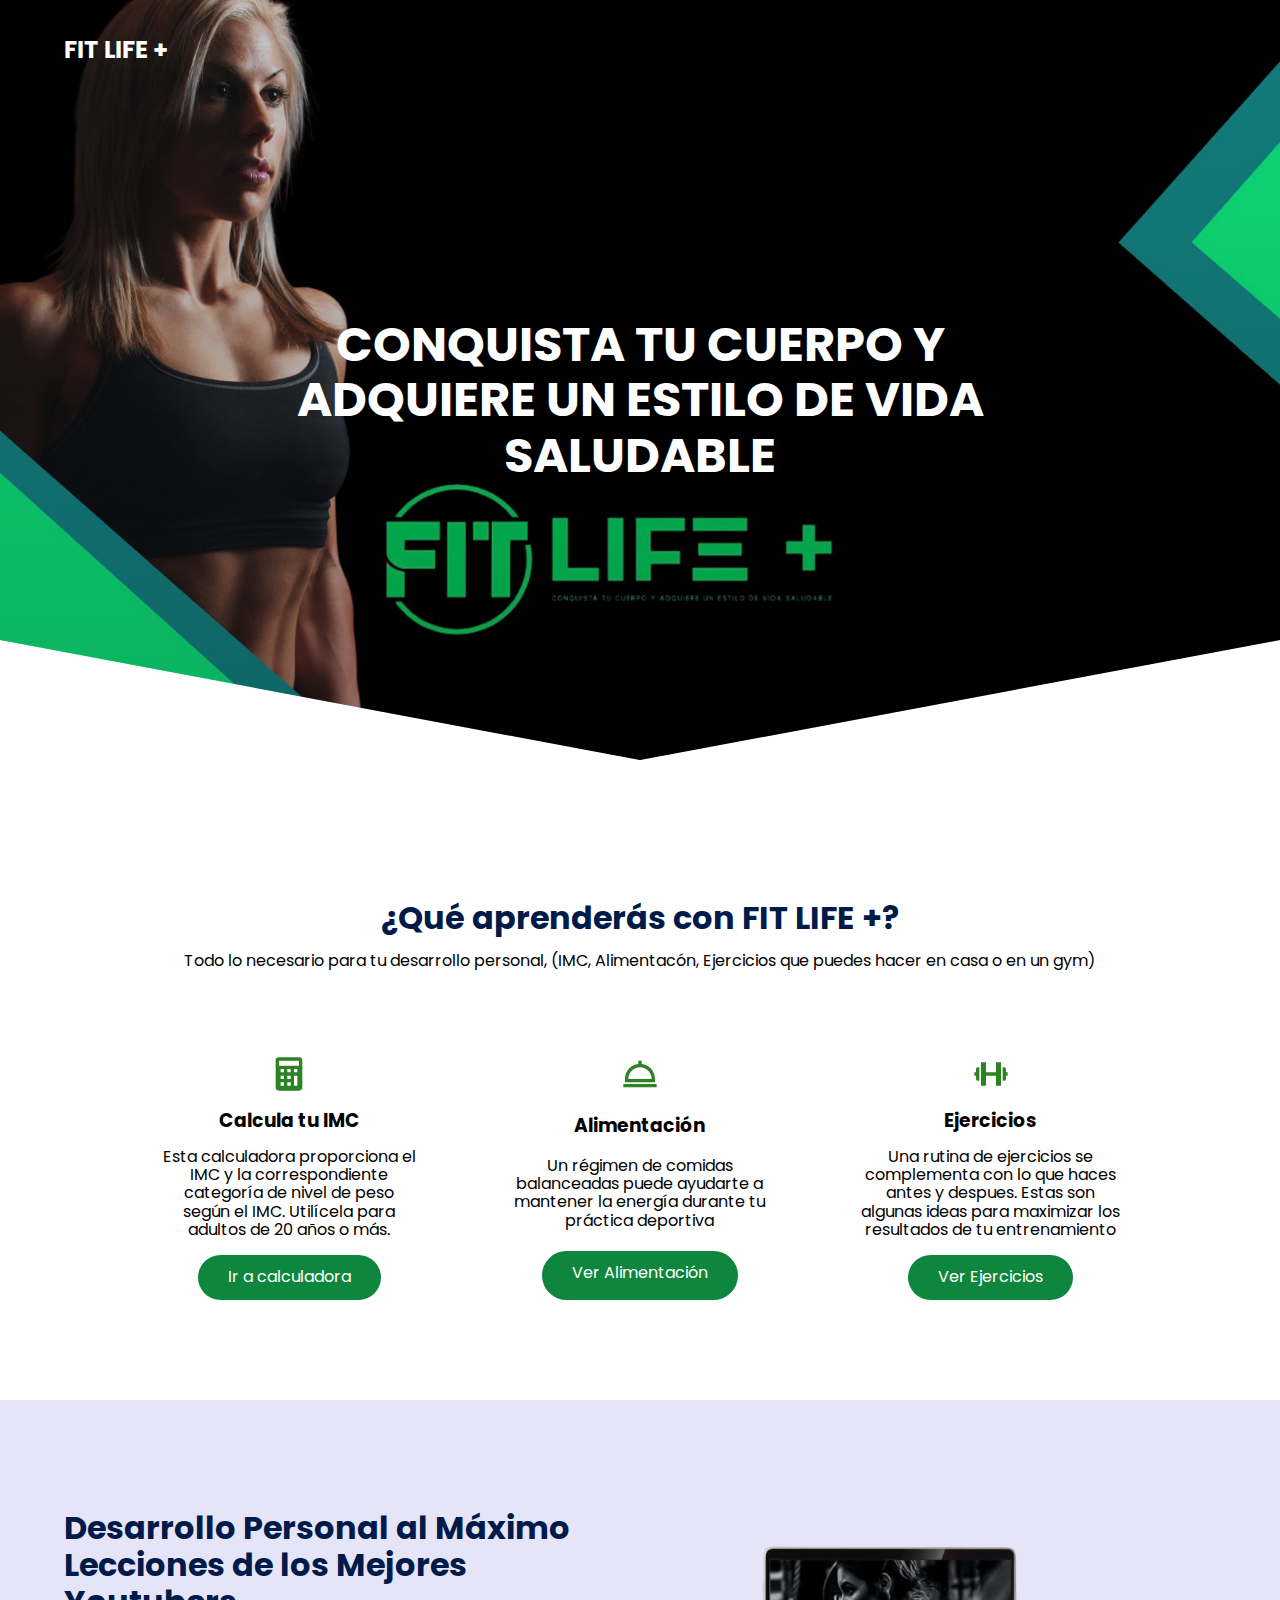
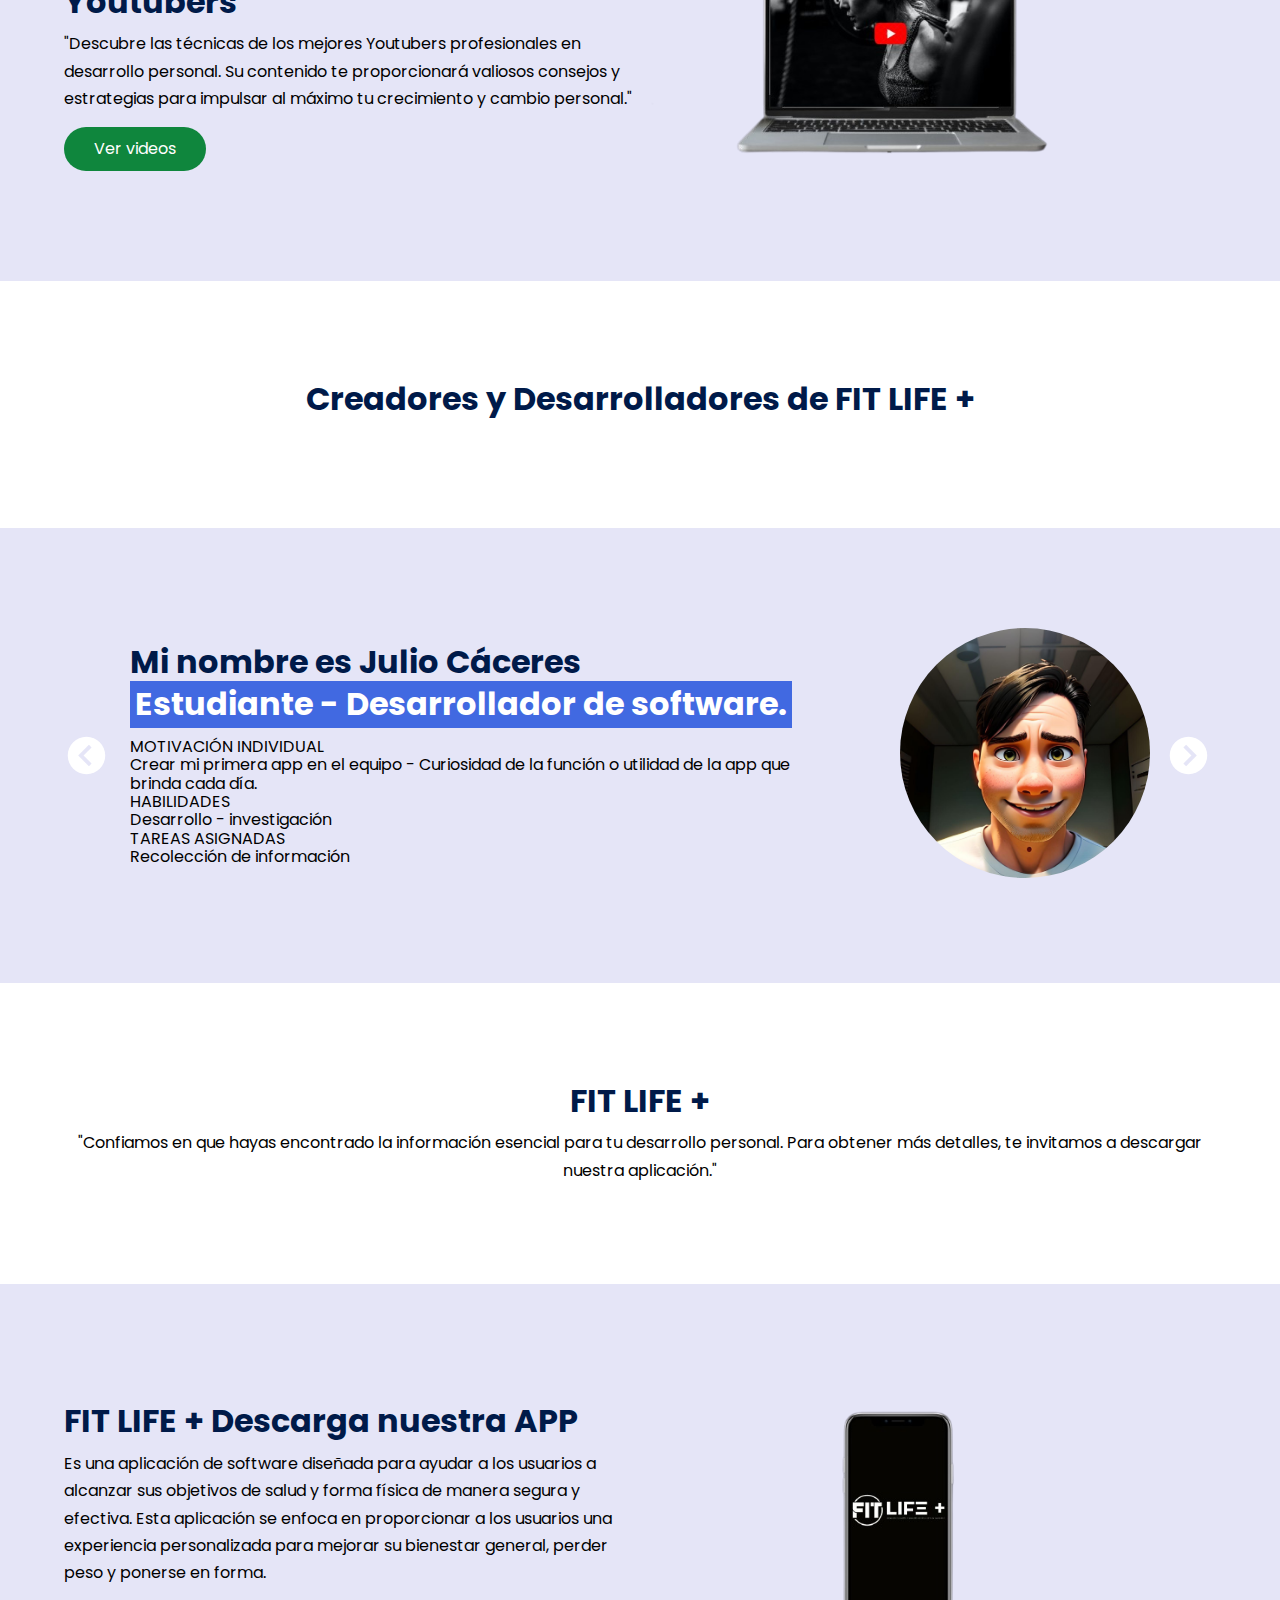
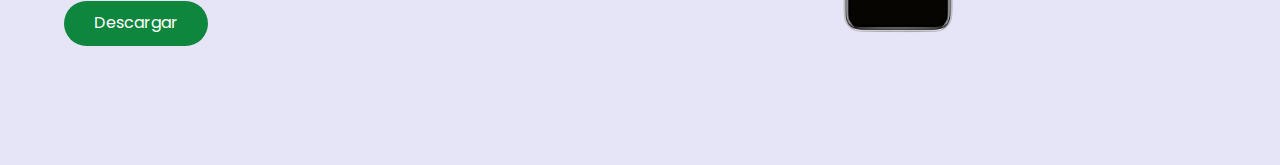
<file: index.html>
<!DOCTYPE html>
<html lang="es">
<head>
    <meta charset="UTF-8">
    <meta http-equiv="X-UA-Compatible" content="IE=edge">
    <meta name="viewport" content="width=device-width, initial-scale=1.0">
    <title>Fit_life + </title>
    <link rel="shortcut icon" href="./images/favicon.png" type="images/x-icon">
    <link rel="stylesheet" href="./css/normalize.css">
    <link rel="stylesheet" href="./css/estilos.css">
    <meta name="theme-color" content="#2091F9">

    <meta name="title" content="FIT LIFE +">
    <meta name="description"
        content="CONQUISTA TU CUERPO Y ADQUIERE UN ESTILO DE VIDA SALUDABLE">


    <meta property="og:type" content="website">
    <meta property="og:url" content="https://tuchiny.github.io">
    <meta property="og:title" content="FIT LIFE +">
    <meta property="og:description"
        content="CONQUISTA TU CUERPO Y ADQUIERE UN ESTILO DE VIDA SALUDABLE.">
    <meta property="og:image" content="https://tuchiny.github.io/images/css.jpg">

    <meta property="twitter:card" content="summary_large_image">
    <meta property="twitter:url" content="https://tuchiny.github.io">
    <meta property="twitter:title" content="ADQUIERE UN ESTILO DE VIDA SALUDABLE">
    <meta property="twitter:description"
        content="CONQUISTA TU CUERPO Y ADQUIERE UN ESTILO DE VIDA SALUDABLE.">
    <meta property="twitter:image" content="https://tuchiny.github.io/images/css.jpg">
</head>
<body>

    <header class="hero">
        <nav class="nav container">
            <div class="nav_logo">
                <h2 class="nav__title">FIT LIFE +</h2>
        </nav>

        <section class="hero__container container">
            <h1 class="hero__title">CONQUISTA TU CUERPO Y ADQUIERE UN ESTILO DE VIDA SALUDABLE</h1>
           
        </section>
    </header>

    <main>

        <section class="container about">
            <h2 class="subtitle">¿Qué aprenderás con FIT LIFE +?</h2>
            <p class="about__paragraph">Todo lo necesario para tu desarrollo personal, (IMC, Alimentacón, Ejercicios que puedes hacer en casa o en un gym)</p>

            <div class="about__main">
                

                <article class="about__icons">
                    <img src="./images/calculator.svg" class="about__icon">
                    <h3 class="about__title">Calcula tu IMC</h3>
                    <p class="about__paragrah">Esta calculadora proporciona el IMC y la correspondiente categoría de nivel de peso según el IMC. Utilícela para adultos de 20 años o más.</p>
                    <a href="calculadora.html" class="cta">Ir a calculadora</a>
                </article>
            

                <article class="about__icons">
                    <img src="./images/dish.svg" class="about__icon">
                    <h3 class="about__title">Alimentación</h3>
                    <p class="about__paragrah">Un régimen de comidas balanceadas puede ayudarte a mantener la energía durante tu práctica deportiva</p>
                    <a href="alimentación.html" class="cta">Ver Alimentación</a>
                </article>

                <article class="about__icons">
                    <img src="./images/dumbbell.svg" class="about__icon">
                    <h3 class="about__title">Ejercicios</h3>
                    <p class="about__paragrah">Una rutina de ejercicios se complementa con lo que haces antes y despues. Estas son algunas ideas para maximizar los resultados de tu entrenamiento
                    </p>
                    <a href="trabjando.html" class="cta">Ver Ejercicios</a>
                </article>

            </div>
        </section>

        <section class="knowledge">
            <div class="knowledge__container container">
                <div class="knowledege__texts">
                    <h2 class="subtitle">Desarrollo Personal al Máximo Lecciones de los Mejores Youtubers</h2>
                    <p class="knowledge__paragraph">"Descubre las técnicas de los mejores Youtubers profesionales en desarrollo personal. Su contenido te proporcionará valiosos consejos y estrategias para impulsar al máximo tu crecimiento y cambio personal."</p>
                    <a href="trabjando.html" class="cta">Ver videos</a>
                </div>

                <figure class="knowledge__picture">
                    <img src="./images/video.png" class="knowledge__img">
                </figure>
            </div>
        </section>    

    </main>

        <section class="container about">
            <h2 class="subtitle">Creadores y Desarrolladores de FIT LIFE +</h2>
            
        </section>

        <section class="testimony">
            <div class="testimony__container container">
                <img src="./images/leftarrow.svg" class="testimony__arrow" id="before">

                <section class="testimony__body testimony__body--show" data-id="1">
                    <div class="testimony__texts">
                        <h2 class="subtitle">Mi nombre es Julio Cáceres<span class="testimony__course">Estudiante - Desarrollador de software.</span></h2>
                        <p class="testimony__review">MOTIVACIÓN INDIVIDUAL</p>
                        <p class="testimony__review">Crear mi primera app en el equipo - Curiosidad de la función o utilidad de la app que brinda cada día.</p>
                        <p class="testimony__review">HABILIDADES</p>
                        <p class="testimony__review">Desarrollo - investigación</p>
                        <p class="testimony__review">TAREAS ASIGNADAS</p>
                        <p class="testimony__review">Recolección de información</p>
                </div>

                <figure class="testimony__picture">
                    <img src="./images/Julio.jpg" class="testimony__img">
                </figure>
            </section>

            <section class="testimony__body" data-id="2">
                <div class="testimony__texts">
                    <h2 class="subtitle">Mi nombre es Facundo Dominguez, <span class="testimony__course">Estudiante - Desarrollador de software.</span></h2>
                    <p class="testimony__review">MOTIVACIÓN INDIVIDUAL</p>
                    <p class="testimony__review">Crear un app para ayudar a las personas - Interactuar con el equipo.</p>
                    <p class="testimony__review">HABILIDADES</p>
                    <p class="testimony__review">Lógica - Matemática</p>
                    <p class="testimony__review">TAREAS ASIGNADAS</p>
                    <p class="testimony__review">Realizar estadísticas y funciones para la App.</p>
                </div>

                <figure class="testimony__picture">
                    <img src="./images/Facu.jpg" class="testimony__img">
                </figure>
            </section>

            <section class="testimony__body" data-id="3">
                <div class="testimony__texts">
                    <h2 class="subtitle">Mi nombre es Ignacio Martín, <span class="testimony__course">Estudiante - Desarrollador de software.</span></h2>
                    <p class="testimony__review">MOTIVACIÓN INDIVIDUAL</p>
                    <p class="testimony__review">Crear una App funcional - Mejorar personalmente en el tema de desarrollo</p>
                    <p class="testimony__review">HABILIDADES</p>
                    <p class="testimony__review">Lengua - Matemática</p>
                    <p class="testimony__review">TAREAS ASIGNADAS</p>
                    <p class="testimony__review">Redactor - Desarrollador</p>
                </div>

                <figure class="testimony__picture">
                    <img src="./images/Ignacio.jpg" class="testimony__img">
                </figure>
            </section>

            <section class="testimony__body" data-id="4">
                <div class="testimony__texts">
                    <h2 class="subtitle">Mi nombre es Lucas Sánchez, <span class="testimony__course">Estudiante - Desarrollador de software.</span></h2>
                    <p class="testimony__review">MOTIVACIÓN INDIVIDUAL</p>
                    <p class="testimony__review">Crear una app funcional, que pueda ayudar a las personas - Poder lograr un rédito económico con el uso de la App.</p>
                    <p class="testimony__review">HABILIDADES</p>
                    <p class="testimony__review">Diseño - Investigación</p>
                    <p class="testimony__review">TAREAS ASIGNADAS</p>
                    <p class="testimony__review">Desarrollo - Diseño visual de la App.</p>
                </div>

                <figure class="testimony__picture">
                    <img src="./images/Lucas.jpg" class="testimony__img">
                </figure>
            </section>


                <img src="./images/rightarrow.svg" class="testimony__arrow" id="next">
            </div>

            <script src="./js/slider.js"></script>


        </section>

        <section class="container about">
            <h2 class="subtitle">FIT LIFE +</h2>
            <p class="about__paragraph">"Confiamos en que hayas encontrado la información esencial para tu desarrollo personal. Para obtener más detalles, te invitamos a descargar nuestra aplicación."</p>
        </section>


        <section class="knowledge">
            <div class="knowledge__container container">
                <div class="knowledege__texts">
                    <h2 class="subtitle">FIT LIFE +  Descarga nuestra APP</h2>
                    <p class="knowledge__paragraph">Es una aplicación de software diseñada para ayudar a los usuarios a alcanzar sus objetivos de salud y forma física de manera segura y efectiva. Esta aplicación se enfoca en proporcionar a los usuarios una experiencia personalizada para mejorar su bienestar general, perder peso y ponerse en forma.</p>
                    <a href="trabjando.html" class="cta">Descargar</a>
                </div>

                <figure class="knowledge__picture">
                    <img src="./images/Celular_-_App-removebg-preview.png" class="knowledge__img">
                </figure>
            </div>
        </section> 

</body>
</html>
</file>
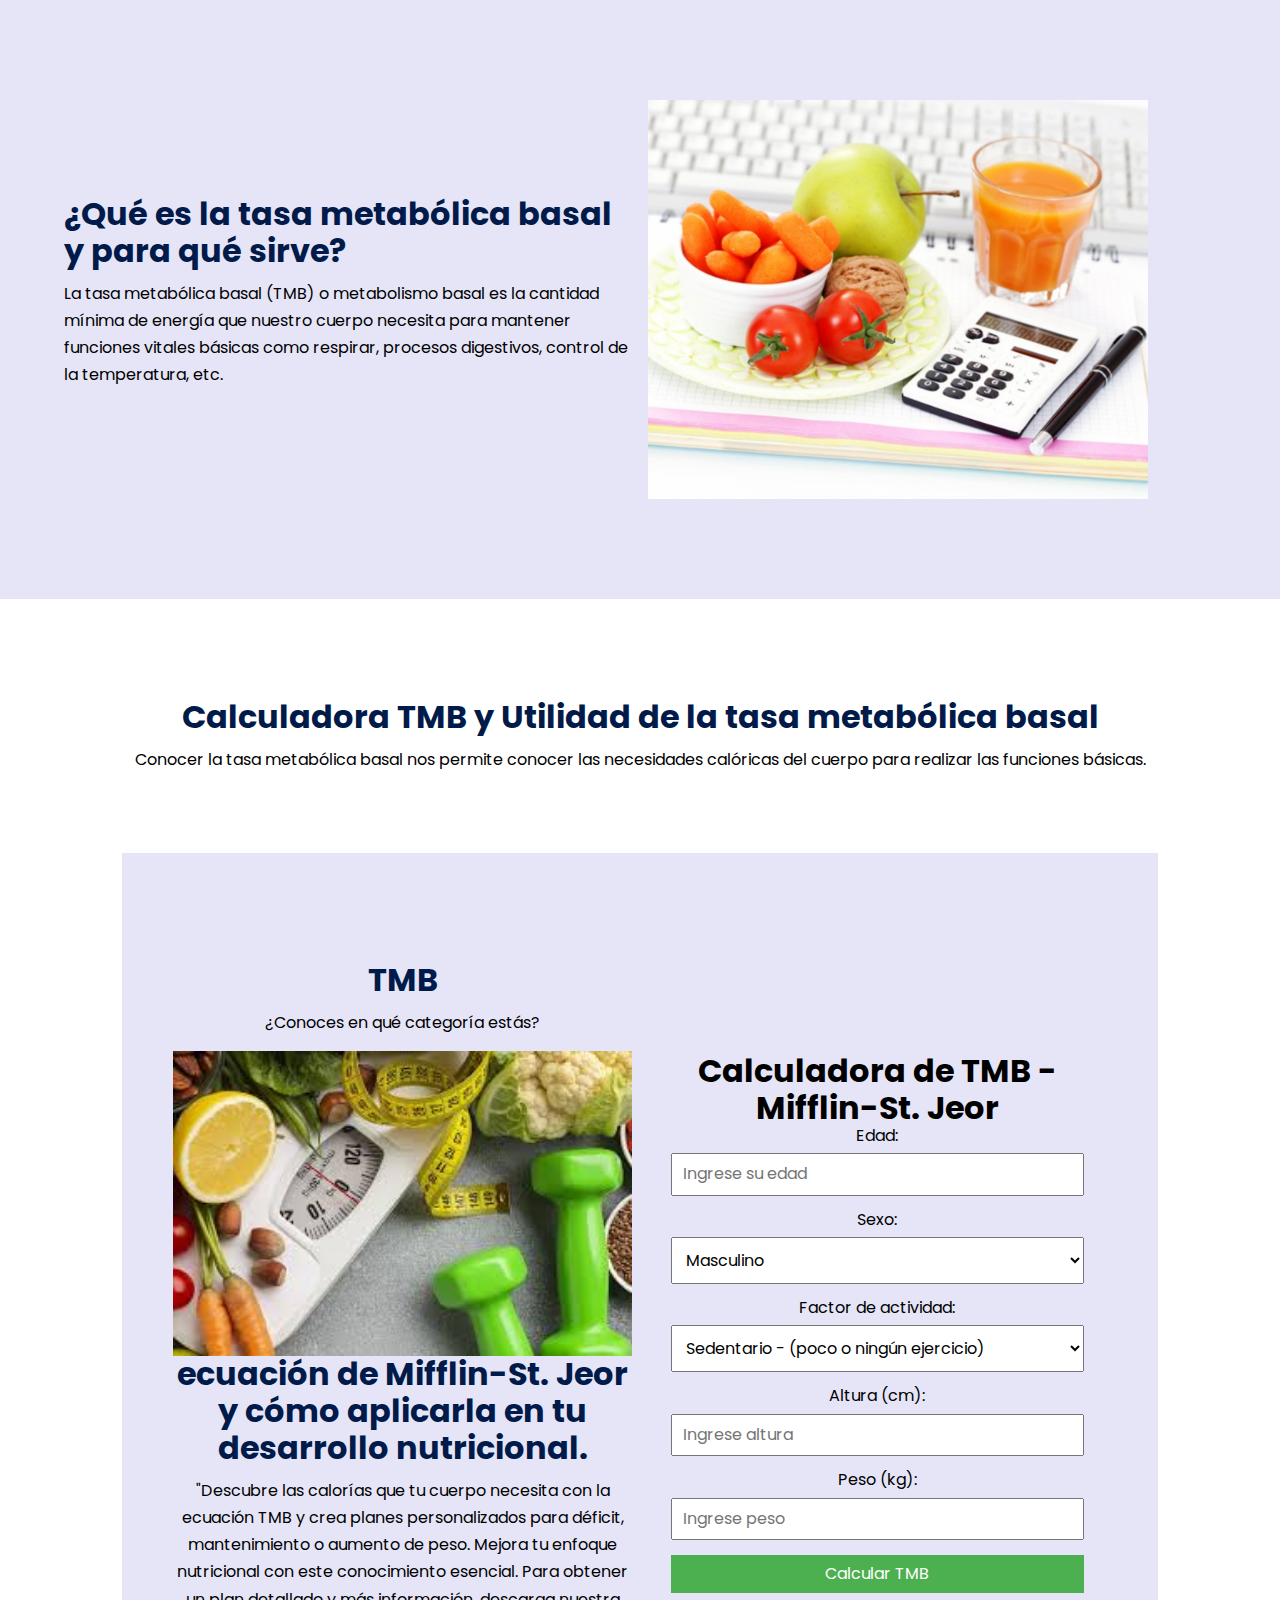
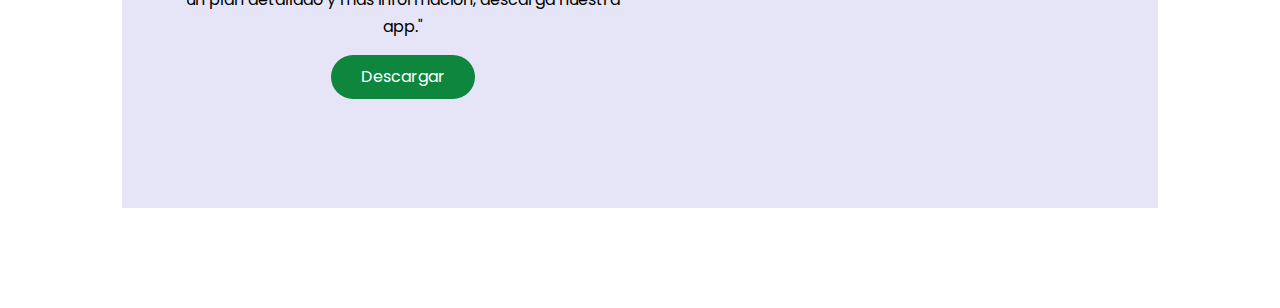
<file: alimentación.html>
<!DOCTYPE html>
<html lang="en">
<head>
    <meta charset="UTF-8">
    <meta http-equiv="X-UA-Compatible" content="IE=edge">
    <meta name="viewport" content="width=device-width, initial-scale=1.0">
    <title>Fit_life + Alimentación</title>
    <link rel="shortcut icon" href="./images/favicon.png" type="images/x-icon">
    <link rel="stylesheet" href="./css/normalize.css">
    <link rel="stylesheet" href="./css/estilos.css">
</head>
<body>
    <section class="knowledge">
        <div class="knowledge__container container">
            <div class="knowledege__texts">
                <h2 class="subtitle">¿Qué es la tasa metabólica basal y para qué sirve?</h2>
                <p class="knowledge__paragraph">La tasa metabólica basal (TMB) o metabolismo basal es la cantidad mínima de energía que nuestro cuerpo necesita para mantener funciones vitales básicas como respirar, procesos digestivos, control de la temperatura, etc.</p>
            </div>

            <figure class="knowledge__picture">
                <img src="./images/calorias1.jpg" class="knowledge__img">
            </figure>
        </section>
        
    <main>

        <section class="container about">
            <h2 class="subtitle">Calculadora TMB y Utilidad de la tasa metabólica basal</h2>
            <p class="about__paragraph">Conocer la tasa metabólica basal nos permite conocer las necesidades calóricas del cuerpo para realizar las funciones básicas.</p>

            <div class="about__main">

        <section class="knowledge">
            <div class="knowledge__container container">
                <div class="knowledge__texts">
                    <h2 class="subtitle">TMB</h2>
                    <p class="knowledge__paragraph">¿Conoces en qué categoría estás?</p>
                        <figure class="knowledge__picture">
                            <img src="./images/TMB.jpg" class="knowledge__img">
                        </figure>
                        <h2 class="subtitle">ecuación de Mifflin-St. Jeor y cómo aplicarla en tu desarrollo nutricional.</h2>
                        <p class="knowledge__paragraph">"Descubre las calorías que tu cuerpo necesita con la ecuación TMB y crea planes personalizados para déficit, mantenimiento o aumento de peso. Mejora tu enfoque nutricional con este conocimiento esencial. Para obtener un plan detallado y más información, descarga nuestra app."</p>
                    <a href="./trabjando.html" class="cta">Descargar</a>
                </div>

                <div class="container">

                    <h1>Calculadora de TMB - Mifflin-St. Jeor</h1>    
                
                    <div>
                        <label for="edad">Edad:</label>
                        <input type="number" id="edad" placeholder="Ingrese su edad">
                    </div>
                    <div>
                        <label for="sexo">Sexo:</label>
                        <select id="sexo">
                            <option value="masculino">Masculino</option>
                            <option value="femenino">Femenino</option>
                        </select>
                    </div>
                    <div>
                        <label for="actividad">Factor de actividad:</label>
                        <select id="actividad">
                            <option value="Sed__activo">Sedentario - (poco o ningún ejercicio)</option>
                            <option value="Lig_activo">Ligeramente activo - (ejercicio físico de 1 a 3 días por semana)</option>
                            <option value="Mod_activo">Moderadamente activo - (ejercicio físico de 3 a 5 días por semana)</option>
                            <option value="Muy_activo">Muy activo - (ejercicio físico de 6 a 7 días a la semana)</option>
                            <option value="Ext_activo">Extremadamente activo - (ejercicio físico 2 veces al día)</option>
                        </select>
                    </div>
                    <div>
                        <label for="altura">Altura (cm):</label>
                        <input type="number" id="altura" placeholder="Ingrese altura">
                    </div>
                    <div>
                        <label for="peso">Peso (kg):</label>
                        <input type="number" id="peso" placeholder="Ingrese peso">
                    </div>
                    <button onclick="calcularTMB()">Calcular TMB</button>
                    <div id="resultado4"></div>
                  
                </div>
                <script src="./js/script_TMB.js"></script>

                

                

                
            </div>
            
            
 
        </div>

        
        </section>
            
            
            
    
    </main>
    
</body>
</html>
</file>
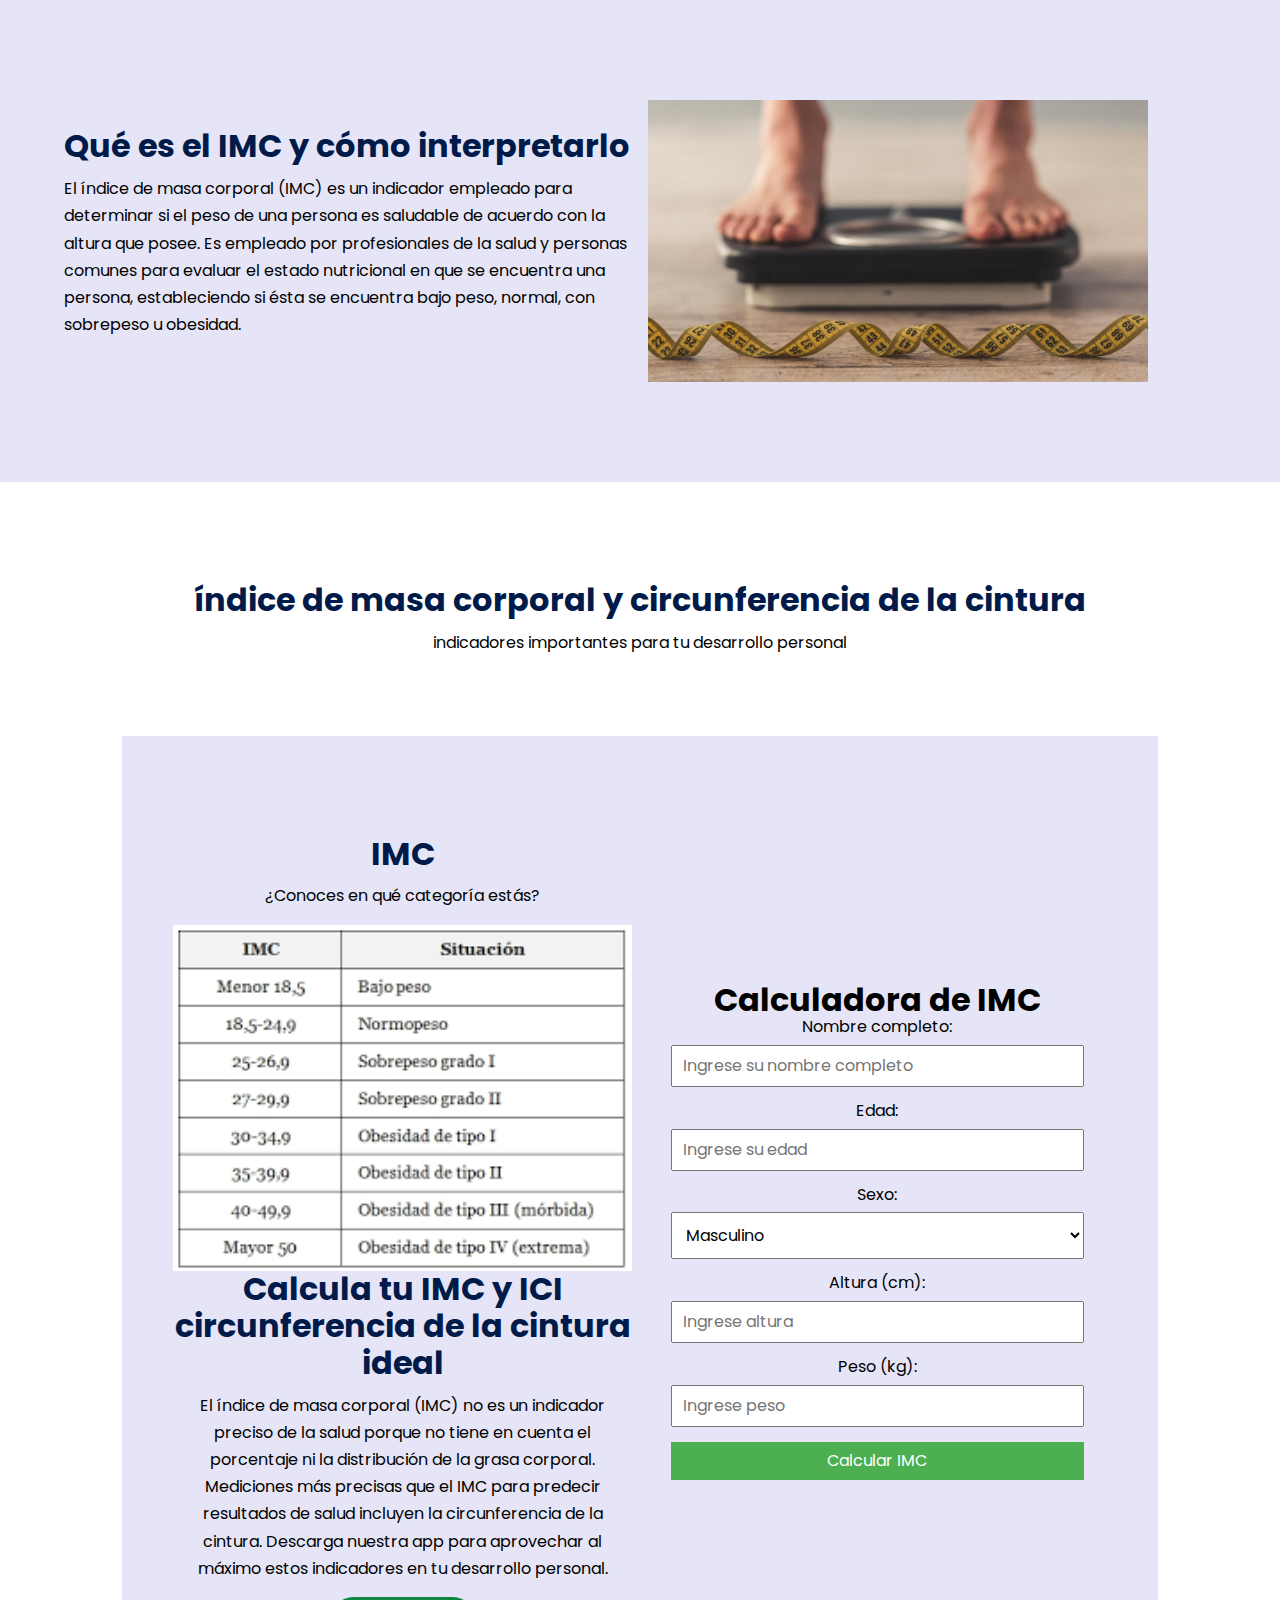
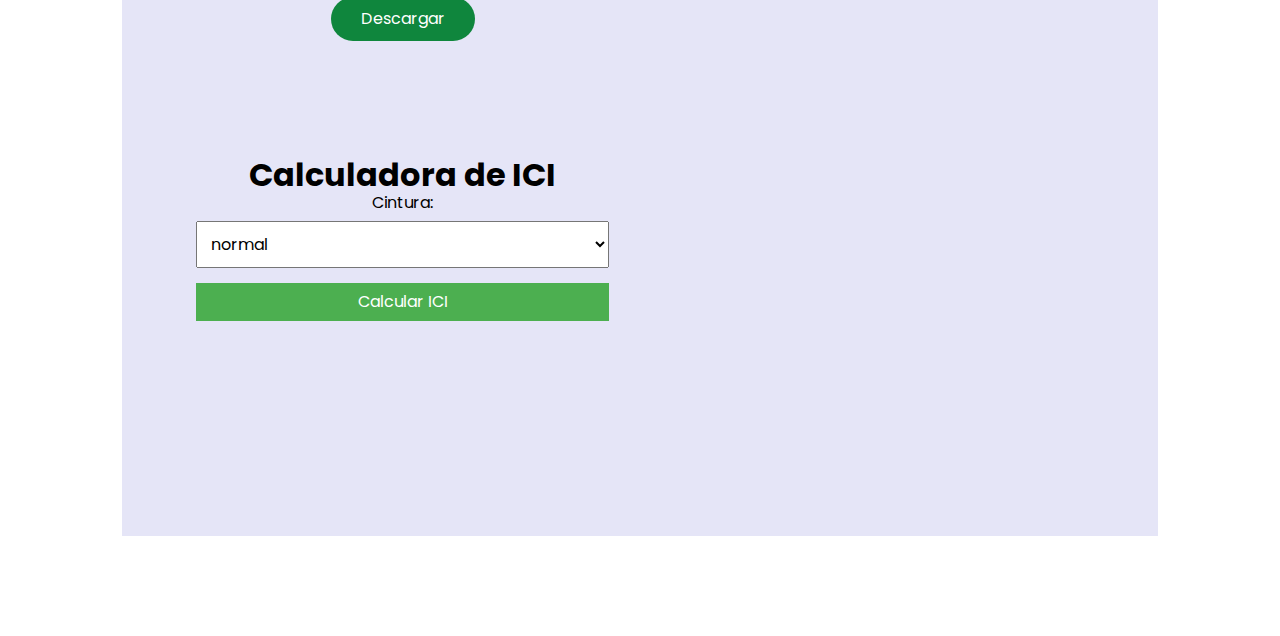
<file: calculadora.html>
<!DOCTYPE html>
<html lang="en">
<head>
    <meta charset="UTF-8">
    <meta http-equiv="X-UA-Compatible" content="IE=edge">
    <meta name="viewport" content="width=device-width, initial-scale=1.0">
    <title>Fit_life + Calculadora</title>
    <link rel="shortcut icon" href="./images/favicon.png" type="images/x-icon">
    <link rel="stylesheet" href="./css/normalize.css">
    <link rel="stylesheet" href="./css/estilos.css">
</head>
<body>
    <section class="knowledge">
        <div class="knowledge__container container">
            <div class="knowledege__texts">
                <h2 class="subtitle">Qué es el IMC y cómo interpretarlo</h2>
                <p class="knowledge__paragraph">El índice de masa corporal (IMC) es un indicador empleado para determinar si el peso de una persona es saludable de acuerdo con la altura que posee. Es empleado por profesionales de la salud y personas comunes para evaluar el estado nutricional en que se encuentra una persona, estableciendo si ésta se encuentra bajo peso, normal, con sobrepeso u obesidad.</p>
            </div>

            <figure class="knowledge__picture">
                <img src="./images/Bascula.png" class="knowledge__img">
            </figure>
        </section>
        
    <main>

        <section class="container about">
            <h2 class="subtitle">índice de masa corporal y circunferencia de la cintura</h2>
            <p class="about__paragraph">indicadores importantes para tu desarrollo personal</p>

            <div class="about__main">
        
        

        <section class="knowledge">
            <div class="knowledge__container container">
                <div class="knowledge__texts">
                    <h2 class="subtitle">IMC</h2>
                    <p class="knowledge__paragraph">¿Conoces en qué categoría estás?</p>
                        <figure class="knowledge__picture">
                            <img src="./images/tabla.png" class="knowledge__img">
                        </figure>
                        <h2 class="subtitle">Calcula tu IMC y ICI circunferencia de la cintura ideal</h2>
                        <p class="knowledge__paragraph">El  índice de masa corporal (IMC) no es un indicador preciso de la salud porque no tiene en cuenta el porcentaje ni la distribución de la grasa corporal.
                            Mediciones más precisas que el IMC para predecir resultados de salud incluyen la circunferencia de la cintura. Descarga nuestra app para aprovechar al máximo estos indicadores en tu desarrollo personal.</p>
                    <a href="./trabjando.html" class="cta">Descargar</a>
                </div>
                <div class="container">

        

                    <h1>Calculadora de IMC</h1>
                    
                    <div>
                        <label for="nombre">Nombre completo:</label>
                        <input type="text" id="nombre" placeholder="Ingrese su nombre completo">
                    </div>
                    <div>
                        <label for="edad">Edad:</label>
                        <input type="number" id="edad" placeholder="Ingrese su edad">
                    </div>
                    <div>
                        <label for="sexo">Sexo:</label>
                        <select id="sexo">
                            <option value="masculino">Masculino</option>
                            <option value="femenino">Femenino</option>
                        </select>
                    </div>
                    <div>
                        <label for="altura">Altura (cm):</label>
                        <input type="number" id="altura" placeholder="Ingrese altura">
                    </div>
                    <div>
                        <label for="peso">Peso (kg):</label>
                        <input type="number" id="peso" placeholder="Ingrese peso">
                    </div>
                    <button onclick="calcularIMC()">Calcular IMC</button>
                    <div id="resultado"></div>
                    <div id="resultado2"></div>
                  
                </div>
                <script src="./js/script.js"></script>

                

                <div class="container">
                    
                    <h1>Calculadora de ICI</h1>
                    
                        
                    <div>
                        <label for="cintura">Cintura:</label>
                        <select id="cintura">
                            <option value="normal">normal</option>
                            <option value="buena">buena</option>
                            <option value="ideal">ideal</option>
                        </select>
                    </div>
                    
                    <button onclick="calcularICI()">Calcular ICI</button>
                    <div id="resultado3"></div>
                    <div id="resultado4"></div>
                    
                  
        
                    <script src="./js/script.js"></script>
                
                </div>

                
            </div>
            
            
 
        </div>

        
        </section>
            
            
            
    
    </main>
    
</body>
</html>
</file>
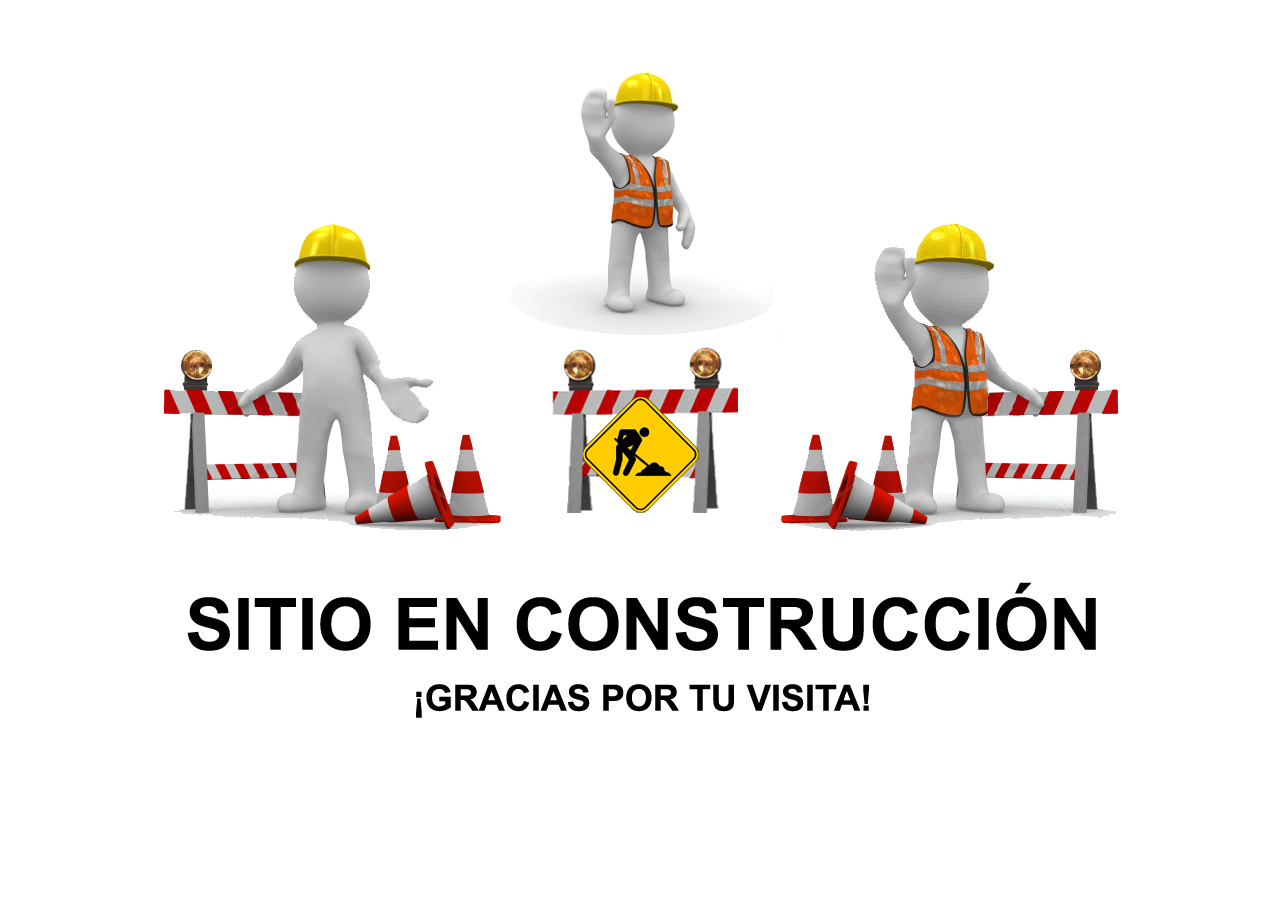
<file: trabjando.html>
<!DOCTYPE html>
<html lang="en">
<head>
    <meta charset="UTF-8">
    <meta http-equiv="X-UA-Compatible" content="IE=edge">
    <meta name="viewport" content="width=device-width, initial-scale=1.0">
    <title>Fit_life + </title>
    <link rel="shortcut icon" href="./images/favicon.png" type="images/x-icon">
    <link rel="stylesheet" href="./css/normalize.css">
    <link rel="stylesheet" href="./css/estilos.css">
</head>
<body>
    
    <center><img src="./images/Contruccion.png" alt=""></center>
   

</body>
</html>
</file>
<file: css/estilos.css>
@import url('https://fonts.googleapis.com/css2?family=Poppins:wght@300;400;600;700&display=swap');

:root {
    --padding-container: 100px 0;
    --color-title: #001A49;
}

body {
    font-family: 'Poppins', sans-serif;
}

.container {
    width: 90%;
    max-width: 1200px;
    margin: 0 auto;
    overflow: hidden;
    padding: var(--padding-container);
}

.hero {
    width: 100%;
    height: 100vh;
    min-height: 600px;
    max-height: 800px;
    position: relative;
    display: grid;
    grid-template-rows: 100px 1fr;
    color: #fff;
}

.hero::before {
    content: "";
    position: absolute;
    top: 0;
    left: 0;
    width: 100%;
    height: 100%;
    background-image: linear-gradient(180deg, #00000025 0%, #00000052 100%), url('../images/Portada_Nueva.jpg');
    background-size: cover;
    clip-path: polygon(0 0, 100% 0, 100% 80%, 50% 95%, 0 80%);
    z-index: -1;
}


/* Nav */

.nav {
    --padding-container: 0;
    height: 100%;
    display: flex;
    align-items: center;
}

.hero__container {
    max-width: 800px;
    --padding-container: 0;
    display: grid;
    grid-auto-rows: max-content;
    align-content: center;
    gap: 1em;
    padding-bottom: 100px;
    text-align: center;
}

.hero__title {
    font-size: 3rem;
}

.hero__paragraph {
    margin-bottom: 20px;
}

.cta {
    display: inline-block;
    background-color: #0f863d;
    justify-self: center;
    color: #fff;
    text-decoration: none;
    padding: 13px 30px;
    border-radius: 32px;
}

/* about */
.about {
    text-align: center;
}
.subtitle {
    color: var(--color-title);
    font-size: 2rem;
    margin-bottom: 25px;
}


.about__paragraph {
    line-height: 1.7;
}

.about__main {
    padding-top: 80px;
    display: grid;
    width: 90%;
    margin: 0 auto;
    gap: 1em;
    overflow: hidden;
    grid-template-columns: repeat(auto-fit, minmax(260px, auto));
}


.about__icons {
    display: grid;
    gap: 1em;
    justify-items: center;
    width: 260px;
    overflow: hidden;
    margin: 0 auto;
}

.about__icon {
    width: 40px;
}




/* knowledge */
.knowledge {
    background-color: #e5e5f7;
    background-image: radial-gradient(#444cf7 0.5px, transparent 0.5px), radial-gradient(#444cf7 0.5px, #e5e5f7 0.5px);
    background-size: 20px 20px;
    background-position: 0 0, 10px 10px;
    overflow: hidden;
}

.knowledge__container{
    display: grid;
    grid-template-columns: 1fr 1fr;
    gap: 1em;
    align-items: center;
}

.knowledge__picture{
    max-width: 500px;
}

.knowledge__paragraph{
    line-height: 1.7;
    margin-bottom: 15px;
}

.knowledge__img{
    width: 100%;
    display: block;
}

/* Final de la Pág Princial */

/* Comienzo de Pág Calculadora */

.Indice {
    text-align: center;
}
.subtitle {
    color: var(--color-title);
    font-size: 2rem;
    margin-bottom: 10px;
}


.Indice__paragraph {
    line-height: 1.7;
}

.Indice__main {
    padding-top: 80px;
    display: grid;
    width: 90%;
    margin: 0 auto;
    gap: 1em;
    overflow: hidden;
    grid-template-columns: repeat(auto-fit, minmax(260px, auto));
}


.Indice__icons {
    display: grid;
    gap: 1em;
    justify-items: center;
    width: 260px;
    overflow: hidden;
    margin: 0 auto;
}

.Indice__icon {
    width: 40px;
}




/* Calculadora */
.calculadora {
    max-width: 400px;
    margin: 50px auto;
    background-color: #fff;
    padding: 20px;
    box-shadow: 0 0 10px rgba(0, 0, 0, 0.1);
}

label {
    display: block;
    margin-bottom: 8px;
}

input,
select,
button {
    width: 100%;
    padding: 10px;
    margin-bottom: 15px;
}

button {
    background-color: #4caf50;
    color: #fff;
    border: none;
    padding: 10px 20px;
    cursor: pointer;
}

button:hover {
    background-color: #45a049;
}

/* Testimony */

.testimony{
    background-color: #e5e5f7;
}

.testimony__container{
    display: grid;
    grid-template-columns: 50px 1fr 50px;
    gap: 1em;
    align-items: center;
}

.testimony__body{
    display: grid;
    grid-template-columns: 1fr max-content;
    justify-content: space-between;
    align-items: center;
    gap: 2em;
    grid-column: 2/3;
    grid-row: 1/2;
    opacity: 0;
    pointer-events: none;
}


.testimony__body--show{
    pointer-events: unset;
    opacity: 1;
    transition: opacity 1.5s ease-in-out;
}

.testimony__img{
    width: 250px;
    height: 250px;
    border-radius: 50%;
    object-fit: cover;
    object-position: 50% 30%;
}

.testimony__texts{
    max-width: 700px;
}

.testimony__course{
    background-color: royalblue;
    color: #fff;
    display: inline-block;
    padding: 5px;
}

.testimony__arrow{
    width: 90%;
    cursor: pointer;
}

/* comienza el arreglo @ */

@media (max-width:800px){
    .nav__menu{
        display: block;
    }

    .nav__link--menu{
        position: fixed;
        background-color: #000;
        top: 0;
        left: 0;
        height: 100%;
        width: 100%;
        display: flex;
        flex-direction: column;
        justify-content: space-evenly;
        align-items: center;
        z-index: 100;
        opacity: 0;
        pointer-events: none;
        transition: .7s opacity;
    }

    .nav__link--show{
        --show: block;
        opacity:1 ;
        pointer-events: unset;
    }

    .nav__close{
        position: absolute;
        top: 30px;
        right: 30px;
        width: 30px;
        cursor: pointer;
    }

    .hero__title{
        font-size: 2.5rem;
    }


    .about__main{
        gap: 2em;
    }

    .about__icons:last-of-type{
        grid-column: 1/-1;
    }


    .knowledge__container{
        grid-template-columns: 1fr;
        grid-template-rows: max-content 1fr;
        gap: 3em;
        text-align: center;
    }

    .knowledge__picture{
        grid-row: 1/2;
        justify-self: center;
    }

    .testimony__container{
        grid-template-columns: 30px 1fr 30px;
    }

    .testimony__body{
        grid-template-columns: 1fr;
        grid-template-rows: max-content max-content;
        gap: 3em;
        justify-items:center ;
    }


    .testimony__img{
        width: 200px;
        height: 200px;
        
    }

    .questions__copy{
        width: 100%;
    }

    .footer__container{
        flex-wrap: wrap;
    }

    .nav--footer{
        width: 100%;
        justify-items: center;
    }

    .nav__link--footer{
        width: 100%;
        justify-content: space-evenly;
        margin: 0;
    }

    .footer__form{
        width: 100%;
        justify-content: space-evenly;
    }

    .footer__input{
        flex: 1;
    }

}

@media (max-width:600px){
    .hero__title{
        font-size: 2rem;
    }

    .hero__paragraph{
        font-size: 1rem;
    }

    .subtitle{
        font-size: 1.8rem;
    }

    .price__element{
        width: 90%;
    }

    .price__element--best{
        width: 90%;
        /* padding: 40px; */
    }

    .price__price{
        font-size: 2rem;
    }

    .testimony{
        --padding-container: 60px 0;
    }

    .testimony__container{
        grid-template-columns: 28px 1fr 28px;
        gap: .9em;
    }

    .testimony__arrow{
        width: 100%;
    }

    .testimony__course{
        margin-top: 15px;
    }

    .questions__title{
        font-size: 1rem;
    }

    .footer__title{
        justify-self: start;
        margin-bottom: 15px;
    }

    .nav--footer{
        padding-bottom: 60px;
    }

    .nav__link--footer{
        justify-content: space-between;
    }

    .footer__inputs{
        flex-wrap: wrap;
    }

    .footer__input{
        flex-basis: 100%;
        margin: 0;
        margin-bottom: 16px;
    }

    .footer__submit{
        margin-right: auto;
        margin-left: 0;
        

        /* 
        margin:0;
        width: 100%;
        */
    }
}
</file>
